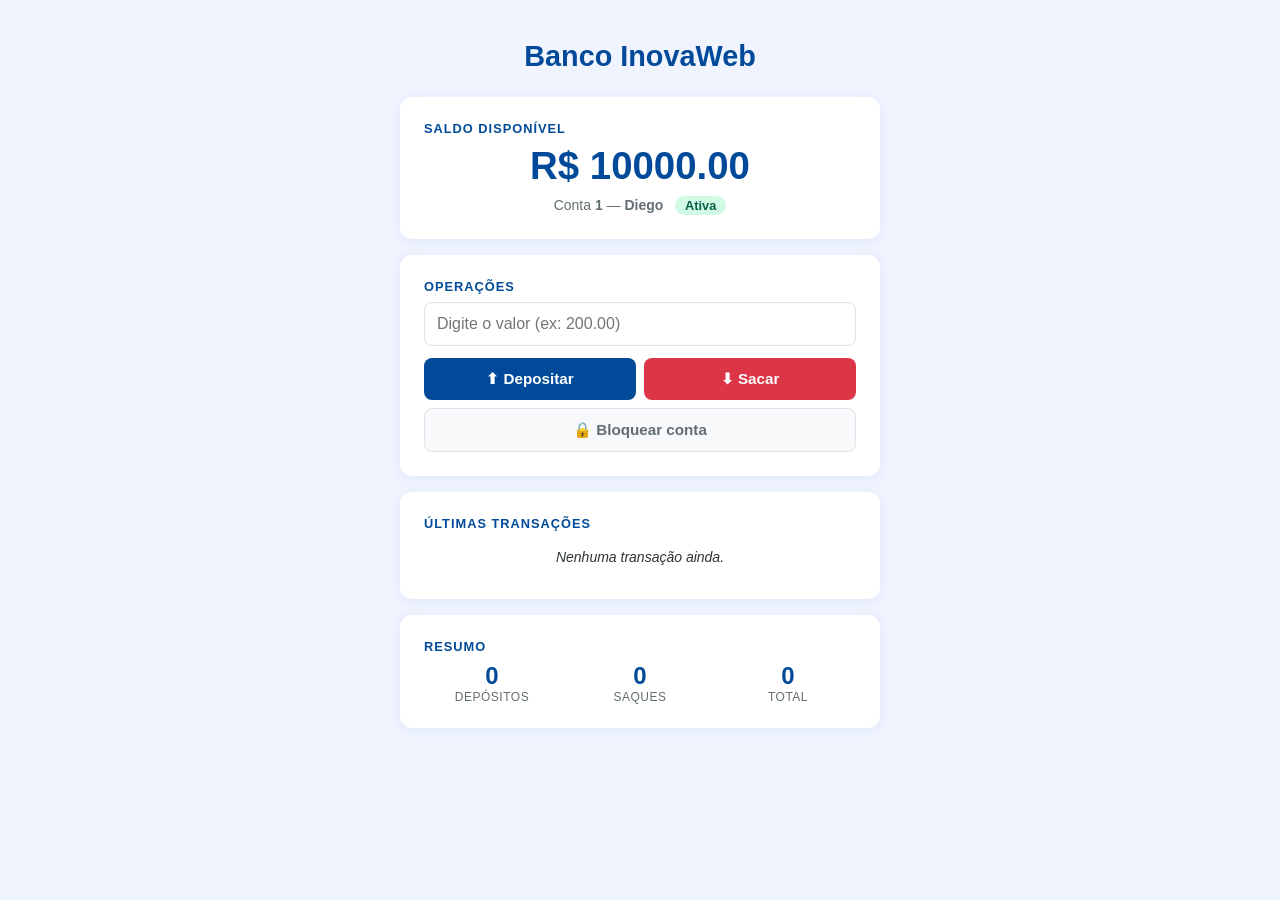
<file: AULA 12/Aula_12.html>
<html lang="pt-br">

<head>
  <meta charset="UTF-8">
  <meta name="viewport" content="width=device-width, initial-scale=1.0">
  <title>Banco InovaWeb</title>
  <link rel="stylesheet" href="aula_12.css">

<body>
  <h1>Banco InovaWeb</h1>

  <div class="container">

    <!-- ── Card de Saldo ──────────────────────────────────── -->
    <div class="card">
      <h2>Saldo disponível</h2>
      <!--
        DOM — LEITURA E ESCRITA DE TEXTO
        ─────────────────────────────────
        id="saldo" → vamos selecionar com querySelector('#saldo')
        e atualizar com .textContent toda vez que o saldo mudar.
        É o equivalente visual do console.log do saldo.
      -->
      <div id="saldo">R$ 10000.00</div>
      <p class="info-conta">
        Conta <strong id="numero-conta">1</strong> —
        <strong id="titular">Diego</strong> &nbsp;
        <!--
          id="status-conta" → vamos alternar as classes
          .status-ativa e .status-bloqueada via classList
          quando bloquearConta() for chamada.
        -->
        <span id="status-conta" class="status-ativa">Ativa</span>
      </p>
    </div>

    <!-- ── Card de Operações ──────────────────────────────── -->
    <div class="card">
      <h2>Operações</h2>
      <!--
        DOM — LENDO VALOR DE INPUT
        ───────────────────────────
        id="campo-valor" → dentro dos eventos de clique,
        vamos ler o valor digitado com:
          const valor = Number(document.querySelector('#campo-valor').value)
        Equivale ao parâmetro que antes passávamos direto: depositar(500)
      -->
      <input type="number" id="campo-valor" placeholder="Digite o valor (ex: 200.00)" min="0" step="0.01">

      <div class="botoes">
        <!--
          DOM — EVENTOS DE CLIQUE
          ────────────────────────
          Esses botões vão receber addEventListener('click', ...)
          que chama depositar() e sacar() com o valor do input.
          No banco.js original chamávamos direto: depositar(500)
          Agora o valor vem do campo digitado pelo usuário.
        -->
        <button id="btn-depositar">⬆ Depositar</button>
        <button id="btn-sacar">⬇ Sacar</button>
      </div>

      <!--
        DOM — EXIBINDO FEEDBACK NA TELA
        ────────────────────────────────
        id="mensagem" → substitui os console.log de sucesso e erro.
        Vamos mostrar/esconder esse elemento e trocar seu texto
        e classe (msg-sucesso / msg-erro) conforme o resultado.
      -->
      <div id="mensagem"></div>

      <button id="btn-bloquear">🔒 Bloquear conta</button>
    </div>

    <!-- ── Card de Histórico ──────────────────────────────── -->
    <div class="card">
      <h2>Últimas transações</h2>
      <!--
        DOM — CRIANDO ELEMENTOS DINAMICAMENTE
        ───────────────────────────────────────
        id="lista-historico" → cada vez que historico.push() for chamado
        no banco.js, também vamos criar um <li> com createElement
        e adicioná-lo aqui com appendChild ou insertBefore.
        Equivale ao console.log do histórico.
      -->
      <ul id="lista-historico">
        <li class="historico-vazio">Nenhuma transação ainda.</li>
      </ul>
    </div>

    <!-- ── Card de Resumo ─────────────────────────────────── -->
    <div class="card">
      <h2>Resumo</h2>
      <!--
        DOM — ATUALIZANDO MÚLTIPLOS ELEMENTOS
        ───────────────────────────────────────
        Cada contador do verResumo() tem um elemento correspondente.
        Em vez de console.log, vamos atualizar o textContent de cada um.
      -->
      <div class="resumo-grid">
        <div class="resumo-item">
          <span id="total-depositos">0</span>
          <span>Depósitos</span>
        </div>
        <div class="resumo-item">
          <span id="total-saques">0</span>
          <span>Saques</span>
        </div>
        <div class="resumo-item">
          <span id="total-transacoes">0</span>
          <span>Total</span>
        </div>
      </div>
    </div>

  </div>

  <script src="aula_12.js"></script>
 
 <script>
  const paragrafo = document.createElement('p')
  paragrafo.textcontent = 'Este é um parágrafo criado dinamicamente'
  paragrafo.style.color = 'blue'
  document.body.appendChild(paragrafo)

  const item = document.createElement('li')
  item.textContent = 'Este é um item criado dimamicamente!'
  document.getElementById('exemplo_lista').appendChild(item)
 </script>

</body>

</html>
</file>
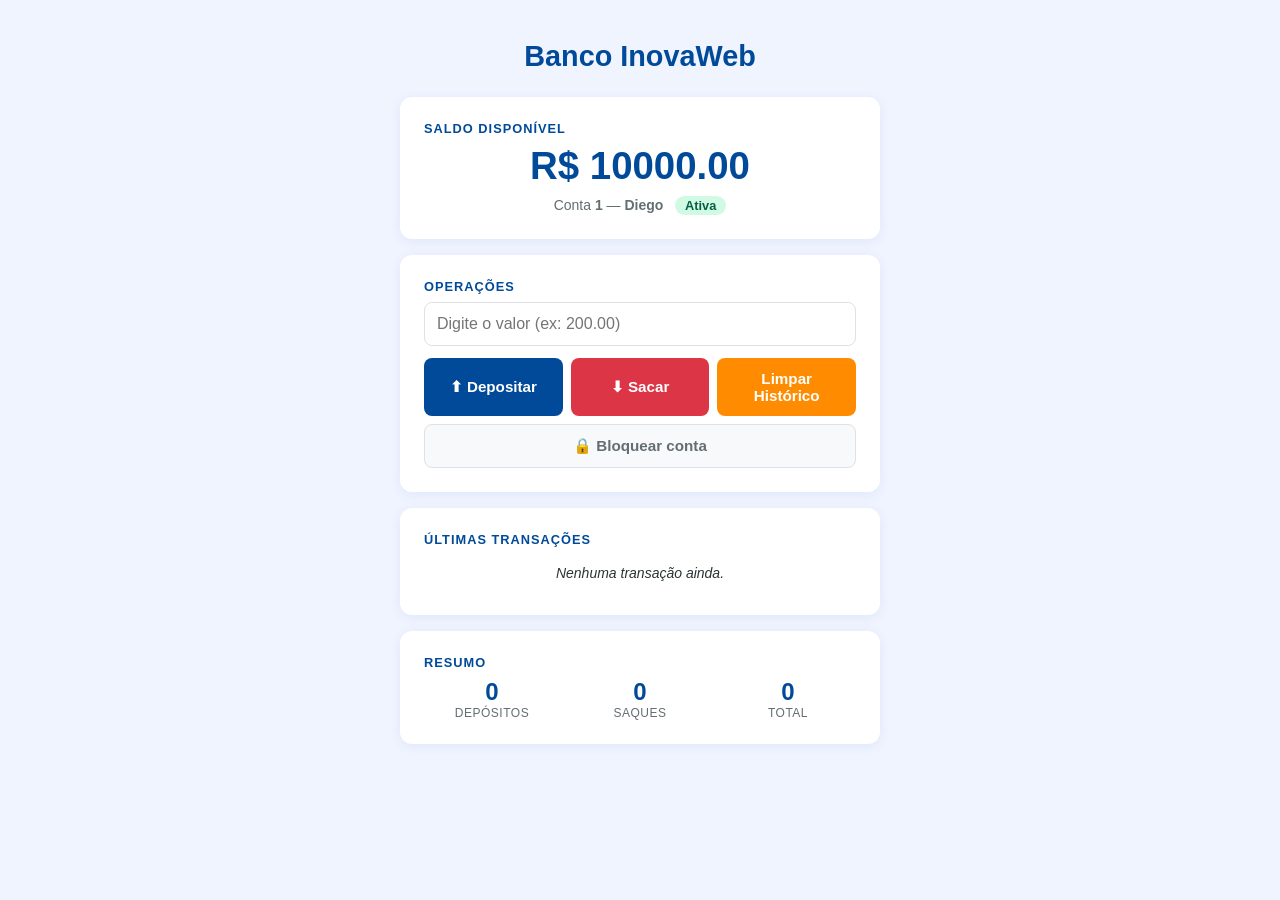
<file: AULA 13/inovabank.html>
<html lang="pt-br">

<head>
  <meta charset="UTF-8">
  <meta name="viewport" content="width=device-width, initial-scale=1.0">
  <title>Banco InovaWeb</title>
  <link rel="stylesheet" href="style.css">

<body>
  <h1>Banco InovaWeb</h1>

  <div class="container">

    <!-- ── Card de Saldo ──────────────────────────────────── -->
    <div class="card">
      <h2>Saldo disponível</h2>
      <!--
        DOM — LEITURA E ESCRITA DE TEXTO
        ─────────────────────────────────
        id="saldo" → vamos selecionar com querySelector('#saldo')
        e atualizar com .textContent toda vez que o saldo mudar.
        É o equivalente visual do console.log do saldo.
      -->
      <div id="saldo">R$ 10000.00</div>
      <p class="info-conta">
        Conta <strong id="numero-conta">1</strong> —
        <strong id="titular">Diego</strong> &nbsp;
        <!--
          id="status-conta" → vamos alternar as classes
          .status-ativa e .status-bloqueada via classList
          quando bloquearConta() for chamada.
        -->
        <span id="status-conta" class="status-ativa">Ativa</span>
      </p>
    </div>

    <!-- ── Card de Operações ──────────────────────────────── -->
    <div class="card">
      <h2>Operações</h2>
      <!--
        DOM — LENDO VALOR DE INPUT
        ───────────────────────────
        id="campo-valor" → dentro dos eventos de clique,
        vamos ler o valor digitado com:
          const valor = Number(document.querySelector('#campo-valor').value)
        Equivale ao parâmetro que antes passávamos direto: depositar(500)
      -->
      <input type="number" id="campo-valor" placeholder="Digite o valor (ex: 200.00)" min="0" step="0.01">

      <div class="botoes">
        <!--
          DOM — EVENTOS DE CLIQUE
          ────────────────────────
          Esses botões vão receber addEventListener('click', ...)
          que chama depositar() e sacar() com o valor do input.
          No banco.js original chamávamos direto: depositar(500)
          Agora o valor vem do campo digitado pelo usuário.
        -->
        <button id="btn-depositar">⬆ Depositar</button>
        <button id="btn-sacar">⬇ Sacar</button>
        <button id="btn-limpar_historico"> Limpar Histórico</button>
      </div>

      <!--
        DOM — EXIBINDO FEEDBACK NA TELA
        ────────────────────────────────
        id="mensagem" → substitui os console.log de sucesso e erro.
        Vamos mostrar/esconder esse elemento e trocar seu texto
        e classe (msg-sucesso / msg-erro) conforme o resultado.
      -->
      <div id="mensagem"></div>

      <button id="btn-bloquear">🔒 Bloquear conta</button>
    </div>

    <!-- ── Card de Histórico ──────────────────────────────── -->
    <div class="card">
      <h2>Últimas transações</h2>
      <!--
        DOM — CRIANDO ELEMENTOS DINAMICAMENTE
        ───────────────────────────────────────
        id="lista-historico" → cada vez que historico.push() for chamado
        no banco.js, também vamos criar um <li> com createElement
        e adicioná-lo aqui com appendChild ou insertBefore.
        Equivale ao console.log do histórico.
      -->
      <ul id="lista-historico">
        <li class="historico-vazio">Nenhuma transação ainda.</li>
      </ul>
    </div>

    <!-- ── Card de Resumo ─────────────────────────────────── -->
    <div class="card">
      <h2>Resumo</h2>
      <!--
        DOM — ATUALIZANDO MÚLTIPLOS ELEMENTOS
        ───────────────────────────────────────
        Cada contador do verResumo() tem um elemento correspondente.
        Em vez de console.log, vamos atualizar o textContent de cada um.
      -->
      <div class="resumo-grid">
        <div class="resumo-item">
          <span id="total-depositos">0</span>
          <span>Depósitos</span>
        </div>
        <div class="resumo-item">
          <span id="total-saques">0</span>
          <span>Saques</span>
        </div>
        <div class="resumo-item">
          <span id="total-transacoes">0</span>
          <span>Total</span>
        </div>
      </div>
    </div>

  </div>

  <script src="banco.js"></script>

</body>

</html>
</file>
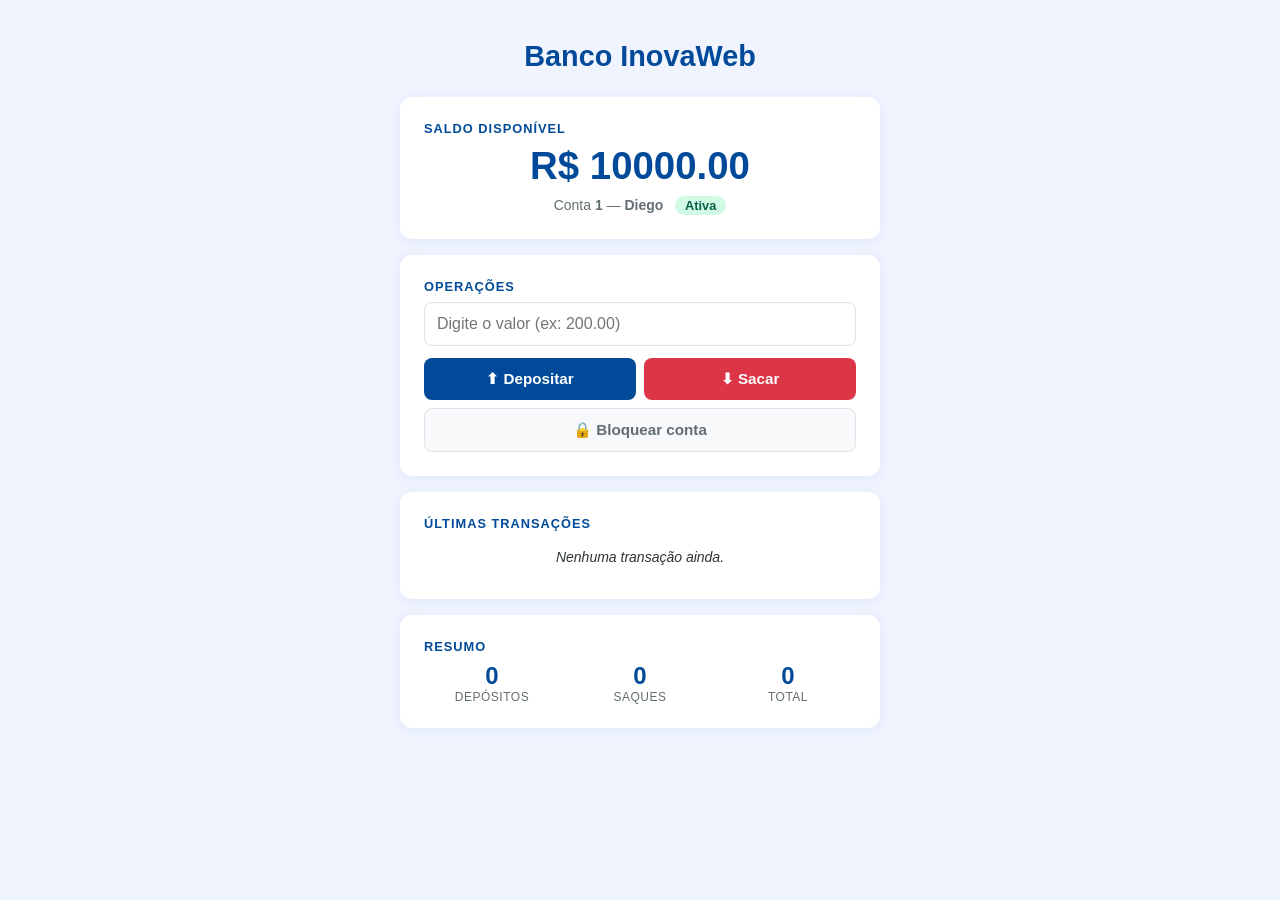
<file: AULA 10/AULA 12/Aula_12.html>
<html lang="pt-br">

<head>
  <meta charset="UTF-8">
  <meta name="viewport" content="width=device-width, initial-scale=1.0">
  <title>Banco InovaWeb</title>
  <link rel="stylesheet" href="aula_12.css">

<body>
  <h1>Banco InovaWeb</h1>

  <div class="container">

    <!-- ── Card de Saldo ──────────────────────────────────── -->
    <div class="card">
      <h2>Saldo disponível</h2>
      <!--
        DOM — LEITURA E ESCRITA DE TEXTO
        ─────────────────────────────────
        id="saldo" → vamos selecionar com querySelector('#saldo')
        e atualizar com .textContent toda vez que o saldo mudar.
        É o equivalente visual do console.log do saldo.
      -->
      <div id="saldo">R$ 10000.00</div>
      <p class="info-conta">
        Conta <strong id="numero-conta">1</strong> —
        <strong id="titular">Diego</strong> &nbsp;
        <!--
          id="status-conta" → vamos alternar as classes
          .status-ativa e .status-bloqueada via classList
          quando bloquearConta() for chamada.
        -->
        <span id="status-conta" class="status-ativa">Ativa</span>
      </p>
    </div>

    <!-- ── Card de Operações ──────────────────────────────── -->
    <div class="card">
      <h2>Operações</h2>
      <!--
        DOM — LENDO VALOR DE INPUT
        ───────────────────────────
        id="campo-valor" → dentro dos eventos de clique,
        vamos ler o valor digitado com:
          const valor = Number(document.querySelector('#campo-valor').value)
        Equivale ao parâmetro que antes passávamos direto: depositar(500)
      -->
      <input type="number" id="campo-valor" placeholder="Digite o valor (ex: 200.00)" min="0" step="0.01">

      <div class="botoes">
        <!--
          DOM — EVENTOS DE CLIQUE
          ────────────────────────
          Esses botões vão receber addEventListener('click', ...)
          que chama depositar() e sacar() com o valor do input.
          No banco.js original chamávamos direto: depositar(500)
          Agora o valor vem do campo digitado pelo usuário.
        -->
        <button id="btn-depositar">⬆ Depositar</button>
        <button id="btn-sacar">⬇ Sacar</button>
      </div>

      <!--
        DOM — EXIBINDO FEEDBACK NA TELA
        ────────────────────────────────
        id="mensagem" → substitui os console.log de sucesso e erro.
        Vamos mostrar/esconder esse elemento e trocar seu texto
        e classe (msg-sucesso / msg-erro) conforme o resultado.
      -->
      <div id="mensagem"></div>

      <button id="btn-bloquear">🔒 Bloquear conta</button>
    </div>

    <!-- ── Card de Histórico ──────────────────────────────── -->
    <div class="card">
      <h2>Últimas transações</h2>
      <!--
        DOM — CRIANDO ELEMENTOS DINAMICAMENTE
        ───────────────────────────────────────
        id="lista-historico" → cada vez que historico.push() for chamado
        no banco.js, também vamos criar um <li> com createElement
        e adicioná-lo aqui com appendChild ou insertBefore.
        Equivale ao console.log do histórico.
      -->
      <ul id="lista-historico">
        <li class="historico-vazio">Nenhuma transação ainda.</li>
      </ul>
    </div>

    <!-- ── Card de Resumo ─────────────────────────────────── -->
    <div class="card">
      <h2>Resumo</h2>
      <!--
        DOM — ATUALIZANDO MÚLTIPLOS ELEMENTOS
        ───────────────────────────────────────
        Cada contador do verResumo() tem um elemento correspondente.
        Em vez de console.log, vamos atualizar o textContent de cada um.
      -->
      <div class="resumo-grid">
        <div class="resumo-item">
          <span id="total-depositos">0</span>
          <span>Depósitos</span>
        </div>
        <div class="resumo-item">
          <span id="total-saques">0</span>
          <span>Saques</span>
        </div>
        <div class="resumo-item">
          <span id="total-transacoes">0</span>
          <span>Total</span>
        </div>
      </div>
    </div>

  </div>

  <script src="aula_12.js"></script>

</body>

</html>
</file>
<file: AULA 12/aula_12.css>
* {
    margin: 0;
    padding: 0;
    box-sizing: border-box;
  }
  
  body {
    font-family: sans-serif;
    background: #f0f4ff;
    min-height: 100vh;
    padding: 40px 20px;
  }
  
  h1 {
    text-align: center;
    color: #004a99;
    font-size: 1.8rem;
    margin-bottom: 24px;
  }
  
  .container {
    max-width: 480px;
    margin: 0 auto;
    display: flex;
    flex-direction: column;
    gap: 16px;
  }
  
  .card {
    background: white;
    border-radius: 12px;
    padding: 24px;
    box-shadow: 0 2px 12px rgba(0, 74, 153, 0.08);
  }
  
  .card h2 {
    color: #004a99;
    font-size: 0.8rem;
    text-transform: uppercase;
    letter-spacing: 1px;
    margin-bottom: 8px;
  }
  
  /* Card de saldo */
  #saldo {
    font-size: 2.4rem;
    font-weight: bold;
    color: #004a99;
    text-align: center;
    margin: 8px 0;
  }
  
  .info-conta {
    text-align: center;
    color: #636e72;
    font-size: 0.875rem;
  }
  
  /* Status da conta */
  #status-conta {
    display: inline-block;
    padding: 2px 10px;
    border-radius: 20px;
    font-size: 0.8rem;
    font-weight: bold;
  }
  
  .status-ativa {
    background: #d1fae5;
    color: #065f46;
  }
  
  .status-bloqueada {
    background: #fee2e2;
    color: #991b1b;
  }
  
  /* Operações */
  input[type="number"] {
    width: 100%;
    padding: 12px;
    border: 1px solid #dee2e6;
    border-radius: 8px;
    font-size: 1rem;
    margin-bottom: 12px;
    outline: none;
    transition: border-color 0.2s;
  }
  
  input[type="number"]:focus {
    border-color: #004a99;
  }
  
  .botoes {
    display: flex;
    gap: 8px;
  }
  
  button {
    flex: 1;
    padding: 12px;
    border: none;
    border-radius: 8px;
    font-size: 0.95rem;
    font-weight: bold;
    cursor: pointer;
    transition: opacity 0.2s;
  }
  
  button:hover { opacity: 0.85; }
  
  #btn-depositar { background: #004a99; color: white; }
  #btn-sacar     { background: #dc3545; color: white; }
  #btn-bloquear  {
    width: 100%;
    background: #f8f9fa;
    color: #636e72;
    border: 1px solid #dee2e6;
    margin-top: 8px;
  }
  
  /* Mensagem de feedback */
  #mensagem {
    min-height: 40px;
    margin-top: 12px;
    padding: 10px 14px;
    border-radius: 8px;
    font-size: 0.9rem;
    display: none; /* escondido por padrão */
  }
  
  .msg-sucesso {
    background: #d1fae5;
    color: #065f46;
  }
  
  .msg-erro {
    background: #fee2e2;
    color: #991b1b;
  }
  
  /* Histórico */
  #lista-historico {
    list-style: none;
    padding: 0;
    margin: 0;
    max-height: 200px;
    overflow-y: auto;
  }
  
  #lista-historico li {
    padding: 10px 0;
    border-bottom: 1px solid #f0f4ff;
    font-size: 0.875rem;
    color: #2d3436;
  }
  
  #lista-historico li:last-child {
    border-bottom: none;
  }
  
  .historico-vazio {
    color: #b2bec3;
    font-style: italic;
    text-align: center;
    padding: 16px 0;
  }
  
  /* Resumo */
  .resumo-grid {
    display: grid;
    grid-template-columns: 1fr 1fr 1fr;
    gap: 12px;
    text-align: center;
  }
  
  .resumo-item span:first-child {
    display: block;
    font-size: 1.5rem;
    font-weight: bold;
    color: #004a99;
  }
  
  .resumo-item span:last-child {
    font-size: 0.75rem;
    color: #636e72;
    text-transform: uppercase;
    letter-spacing: 0.5px;
  }
</file>
<file: AULA 13/style.css>
* {
  margin: 0;
  padding: 0;
  box-sizing: border-box;
}

body {
  font-family: sans-serif;
  background: #f0f4ff;
  min-height: 100vh;
  padding: 40px 20px;
}

h1 {
  text-align: center;
  color: #004a99;
  font-size: 1.8rem;
  margin-bottom: 24px;
}

.container {
  max-width: 480px;
  margin: 0 auto;
  display: flex;
  flex-direction: column;
  gap: 16px;
}

.card {
  background: white;
  border-radius: 12px;
  padding: 24px;
  box-shadow: 0 2px 12px rgba(0, 74, 153, 0.08);
}

.card h2 {
  color: #004a99;
  font-size: 0.8rem;
  text-transform: uppercase;
  letter-spacing: 1px;
  margin-bottom: 8px;
}

/* Card de saldo */
#saldo {
  font-size: 2.4rem;
  font-weight: bold;
  color: #004a99;
  text-align: center;
  margin: 8px 0;
}

.info-conta {
  text-align: center;
  color: #636e72;
  font-size: 0.875rem;
}

/* Status da conta */
#status-conta {
  display: inline-block;
  padding: 2px 10px;
  border-radius: 20px;
  font-size: 0.8rem;
  font-weight: bold;
}

.status-ativa {
  background: #d1fae5;
  color: #065f46;
}

.status-bloqueada {
  background: #fee2e2;
  color: #991b1b;
}

/* Operações */
input[type="number"] {
  width: 100%;
  padding: 12px;
  border: 1px solid #dee2e6;
  border-radius: 8px;
  font-size: 1rem;
  margin-bottom: 12px;
  outline: none;
  transition: border-color 0.2s;
}

input[type="number"]:focus {
  border-color: #004a99;
}

.botoes {
  display: flex;
  gap: 8px;
}

button {
  flex: 1;
  padding: 12px;
  border: none;
  border-radius: 8px;
  font-size: 0.95rem;
  font-weight: bold;
  cursor: pointer;
  transition: opacity 0.2s;
}

button:hover {
  opacity: 0.85;
}

#btn-depositar {
  background: #004a99;
  color: white;
}

#btn-sacar {
  background: #dc3545;
  color: white;
}

#btn-limpar_historico {
  background-color: darkorange;
  color: #fff;
}

#btn-bloquear {
  width: 100%;
  background: #f8f9fa;
  color: #636e72;
  border: 1px solid #dee2e6;
  margin-top: 8px;
}

/* Mensagem de feedback */
#mensagem {
  min-height: 40px;
  margin-top: 12px;
  padding: 10px 14px;
  border-radius: 8px;
  font-size: 0.9rem;
  display: none;
  /* escondido por padrão */
}

.msg-sucesso {
  background: #d1fae5;
  color: #065f46;
}

.msg-erro {
  background: #fee2e2;
  color: #991b1b;
}

/* Histórico */
#lista-historico {
  list-style: none;
  padding: 0;
  margin: 0;
  max-height: 200px;
  overflow-y: auto;
}

#lista-historico li {
  padding: 10px 0;
  border-bottom: 1px solid #f0f4ff;
  font-size: 0.875rem;
  color: #2d3436;
}

#lista-historico li:last-child {
  border-bottom: none;
}

.historico-vazio {
  color: #b2bec3;
  font-style: italic;
  text-align: center;
  padding: 16px 0;
}

/* Resumo */
.resumo-grid {
  display: grid;
  grid-template-columns: 1fr 1fr 1fr;
  gap: 12px;
  text-align: center;
}

.resumo-item span:first-child {
  display: block;
  font-size: 1.5rem;
  font-weight: bold;
  color: #004a99;

}

.saldo-alto {
  color: green;
}

.saldo-medio {
  color: yellow;
}

.saldo-baixo {
  color: red;
}




.resumo-item span:last-child {
  font-size: 0.75rem;
  color: #636e72;
  text-transform: uppercase;
  letter-spacing: 0.5px;
}
</file>
<file: AULA 10/AULA 12/aula_12.css>
* {
    margin: 0;
    padding: 0;
    box-sizing: border-box;
  }
  
  body {
    font-family: sans-serif;
    background: #f0f4ff;
    min-height: 100vh;
    padding: 40px 20px;
  }
  
  h1 {
    text-align: center;
    color: #004a99;
    font-size: 1.8rem;
    margin-bottom: 24px;
  }
  
  .container {
    max-width: 480px;
    margin: 0 auto;
    display: flex;
    flex-direction: column;
    gap: 16px;
  }
  
  .card {
    background: white;
    border-radius: 12px;
    padding: 24px;
    box-shadow: 0 2px 12px rgba(0, 74, 153, 0.08);
  }
  
  .card h2 {
    color: #004a99;
    font-size: 0.8rem;
    text-transform: uppercase;
    letter-spacing: 1px;
    margin-bottom: 8px;
  }
  
  /* Card de saldo */
  #saldo {
    font-size: 2.4rem;
    font-weight: bold;
    color: #004a99;
    text-align: center;
    margin: 8px 0;
  }
  
  .info-conta {
    text-align: center;
    color: #636e72;
    font-size: 0.875rem;
  }
  
  /* Status da conta */
  #status-conta {
    display: inline-block;
    padding: 2px 10px;
    border-radius: 20px;
    font-size: 0.8rem;
    font-weight: bold;
  }
  
  .status-ativa {
    background: #d1fae5;
    color: #065f46;
  }
  
  .status-bloqueada {
    background: #fee2e2;
    color: #991b1b;
  }
  
  /* Operações */
  input[type="number"] {
    width: 100%;
    padding: 12px;
    border: 1px solid #dee2e6;
    border-radius: 8px;
    font-size: 1rem;
    margin-bottom: 12px;
    outline: none;
    transition: border-color 0.2s;
  }
  
  input[type="number"]:focus {
    border-color: #004a99;
  }
  
  .botoes {
    display: flex;
    gap: 8px;
  }
  
  button {
    flex: 1;
    padding: 12px;
    border: none;
    border-radius: 8px;
    font-size: 0.95rem;
    font-weight: bold;
    cursor: pointer;
    transition: opacity 0.2s;
  }
  
  button:hover { opacity: 0.85; }
  
  #btn-depositar { background: #004a99; color: white; }
  #btn-sacar     { background: #dc3545; color: white; }
  #btn-bloquear  {
    width: 100%;
    background: #f8f9fa;
    color: #636e72;
    border: 1px solid #dee2e6;
    margin-top: 8px;
  }
  
  /* Mensagem de feedback */
  #mensagem {
    min-height: 40px;
    margin-top: 12px;
    padding: 10px 14px;
    border-radius: 8px;
    font-size: 0.9rem;
    display: none; /* escondido por padrão */
  }
  
  .msg-sucesso {
    background: #d1fae5;
    color: #065f46;
  }
  
  .msg-erro {
    background: #fee2e2;
    color: #991b1b;
  }
  
  /* Histórico */
  #lista-historico {
    list-style: none;
    padding: 0;
    margin: 0;
    max-height: 200px;
    overflow-y: auto;
  }
  
  #lista-historico li {
    padding: 10px 0;
    border-bottom: 1px solid #f0f4ff;
    font-size: 0.875rem;
    color: #2d3436;
  }
  
  #lista-historico li:last-child {
    border-bottom: none;
  }
  
  .historico-vazio {
    color: #b2bec3;
    font-style: italic;
    text-align: center;
    padding: 16px 0;
  }
  
  /* Resumo */
  .resumo-grid {
    display: grid;
    grid-template-columns: 1fr 1fr 1fr;
    gap: 12px;
    text-align: center;
  }
  
  .resumo-item span:first-child {
    display: block;
    font-size: 1.5rem;
    font-weight: bold;
    color: #004a99;
  }
  
  .resumo-item span:last-child {
    font-size: 0.75rem;
    color: #636e72;
    text-transform: uppercase;
    letter-spacing: 0.5px;
  }
</file>
